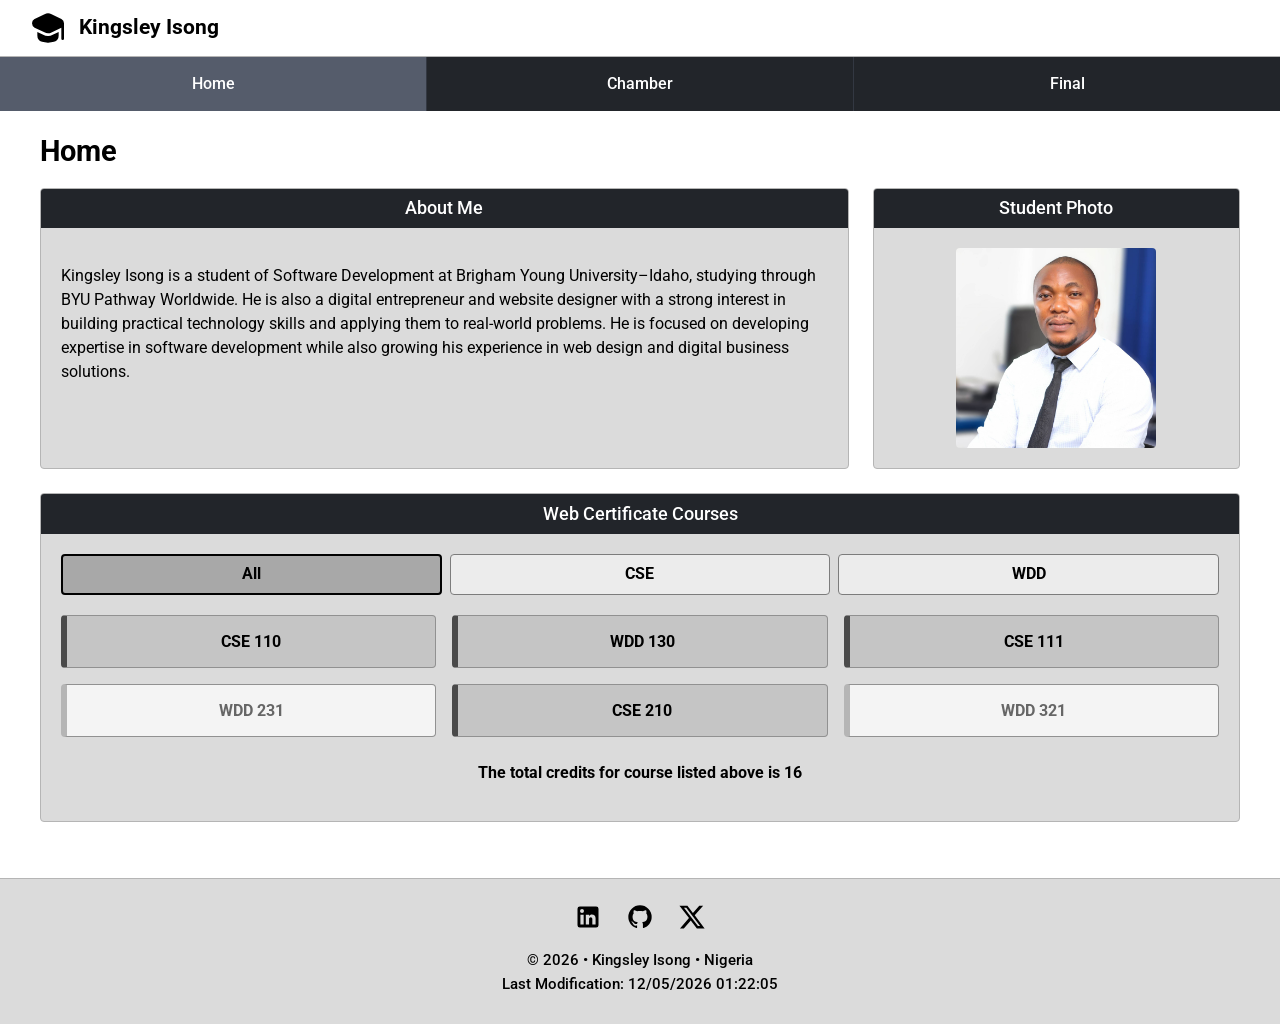
<file: index.html>
<!DOCTYPE html>
<html lang="en">
<head>
    <meta charset="UTF-8">
    <meta name="viewport" content="width=device-width, initial-scale=1.0">
    <title>WDD 231: Web Frontend Development I - Home Page</title>
    <meta name="description" content="Course homepage portal and certification project tracking board for WDD 231 - Web Frontend Development.">
    <meta name="author" content="Kingsley Isong">

    <meta property="og:title" content="Kingsley Isong's course portal for WDD231">
    <meta property="og:description" content="Explore courses and projects for the Web Frontend Development course for certification in Programming and web development.">
    <meta property="og:url" content="https://saintkedro.github.io/wdd231">
    <meta property="og:locale" content="en_US">
    <meta property="og:image" content="https://saintkedro.github.io/wdd231/chamber/images/og-share.jpg">
    <meta property="og:type" content="website">
    <meta property="og:site_name" content="Kingsley Isong - WDD231">
    
    <link rel="preconnect" href="https://fonts.googleapis.com">
    <link rel="preconnect" href="https://fonts.gstatic.com" crossorigin>
    <link href="https://fonts.googleapis.com/css2?family=Roboto:wght@400;500;700&display=swap" rel="stylesheet">
    
    <link rel="stylesheet" href="styles/normalize.css">
    <link rel="stylesheet" href="styles/small.css">
    <link rel="stylesheet" href="styles/larger.css">
    
    <script src="scripts/navigation.js" defer></script>
    <script src="scripts/date.js" defer></script>
    <script src="scripts/course.js" defer></script>
</head>
<body>
    <header>
        <img src="images/logo.svg" alt="Kingsley Isong Logo" width="1" height="1">
        <span>Kingsley Isong</span>
        <button id="nav-button" class="hamburger" aria-label="navigation menu"></button>
    </header>

    <nav id="navMenu">
        <a href="#" class="active">Home</a>
        <a href="chamber/index.html">Chamber</a>
        <a href="finalproject/index.html">Final</a>
    </nav>

    <main>
        <h1>Home</h1>
        
        <div class="layout-grid">
            <section class="card">
                <h2>About Me</h2>
                <div class="card-body">
                    <p>Kingsley Isong is a student of Software Development at Brigham Young University–Idaho, studying through BYU Pathway Worldwide. He is also a digital entrepreneur and website designer with a strong interest in building practical technology skills and applying them to real-world problems. He is focused on developing expertise in software development while also growing his experience in web design and digital business solutions.</p>
                </div>
            </section>

            <section class="card">
                <h2>Student Photo</h2>
                <div class="card-body center-content">
                    <div class="photo-placeholder">
                        <img src="images/placeholder.jpg" alt="Kingsley Isong profile snapshot" class="profile-img" width="200" height="200" loading="lazy">
                    </div>
                </div>
            </section>

            <section class="card full-width-card">
                <h2>Web Certificate Courses</h2>
                <div class="card-body">
                    <div class="filter-controls">
                        <button id="btnAll" class="filter-btn active">All</button>
                        <button id="btnCse" class="filter-btn">CSE</button>
                        <button id="btnWdd" class="filter-btn">WDD</button>
                    </div>
                    
                    <div id="courseContainer" class="course-cards-grid"></div>
                    
                    <p class="credits-text">
                        The total credits for course listed above is <span id="totalCredits">0</span>
                    </p>
                </div>
            </section>
        </div>
    </main>

    <footer>
        <div class="social-links">
            <a href="https://www.linkedin.com/in/kingsley-isong-a6b223107/" target="_blank" rel="noopener" aria-label="LinkedIn Account Profile">
                <svg viewBox="0 0 24 24" width="28" height="28" fill="currentColor"><path d="M19 3a2 2 0 0 1 2 2v14a2 2 0 0 1-2 2H5a2 2 0 0 1-2-2V5a2 2 0 0 1 2-2zm-.5 15.5v-5.3a3.26 3.26 0 0 0-3.26-3.26c-.85 0-1.84.52-2.32 1.3v-1.11h-2.79v8.37h2.79v-4.93c0-.77.62-1.4 1.39-1.4a1.4 1.4 0 0 1 1.4 1.4v4.93zM6.88 8.56a1.68 1.68 0 0 0 1.68-1.68c0-.93-.75-1.69-1.68-1.69a1.69 1.69 0 0 0-1.69 1.69c0 .93.76 1.68 1.69 1.68m1.39 9.94v-8.37H5.5v8.37z"/></svg>
            </a>
            <a href="https://github.com/saintkedro" target="_blank" rel="noopener" aria-label="GitHub Repository Link">
                <svg viewBox="0 0 24 24" width="28" height="28" fill="currentColor"><path d="M12 2A10 10 0 0 0 2 12c0 4.42 2.87 8.17 6.84 9.5.5.08.66-.23.66-.5v-1.69c-2.77.6-3.36-1.34-3.36-1.34-.46-1.16-1.11-1.47-1.11-1.47-.9-.62.07-.6.07-.6 1 .07 1.53 1.03 1.53 1.03.9 1.52 2.34 1.07 2.91.83.1-.65.35-1.09.63-1.34-2.22-.25-4.55-1.11-4.55-4.92 0-1.11.38-2 1.03-2.71-.1-.25-.45-1.29.1-2.64 0 0 .84-.27 2.75 1.02.79-.22 1.65-.33 2.5-.33.85 0 1.71.11 2.5.33 1.91-1.29 2.75-1.02 2.75-1.02.55 1.35.2 2.39.1 2.64.65.71 1.03 1.6 1.03 2.71 0 3.82-2.34 4.66-4.57 4.91.36.31.69.92.69 1.85V21c0 .27.16.59.67.5C19.14 20.16 22 16.42 22 12A10 10 0 0 0 12 2z"/></svg>
            </a>
            <a href="https://x.com/saintkedro1" target="_blank" rel="noopener" aria-label="X Network Profile">
                <svg viewBox="0 0 24 24" width="28" height="28" fill="currentColor"><path d="M18.244 2.25h3.308l-7.227 8.26 8.502 11.24H16.17l-5.214-6.817L4.99 21.75H1.68l7.73-8.835L1.254 2.25H8.08l4.713 6.231zm-1.161 17.52h1.833L7.084 4.126H5.117z"/></svg>
            </a>
        </div>
        
        <p>&copy; <span id="currentyear"></span> • Kingsley Isong • Nigeria</p>
        
        <p id="lastModified"></p>
    </footer>
</body>
</html>
</file>
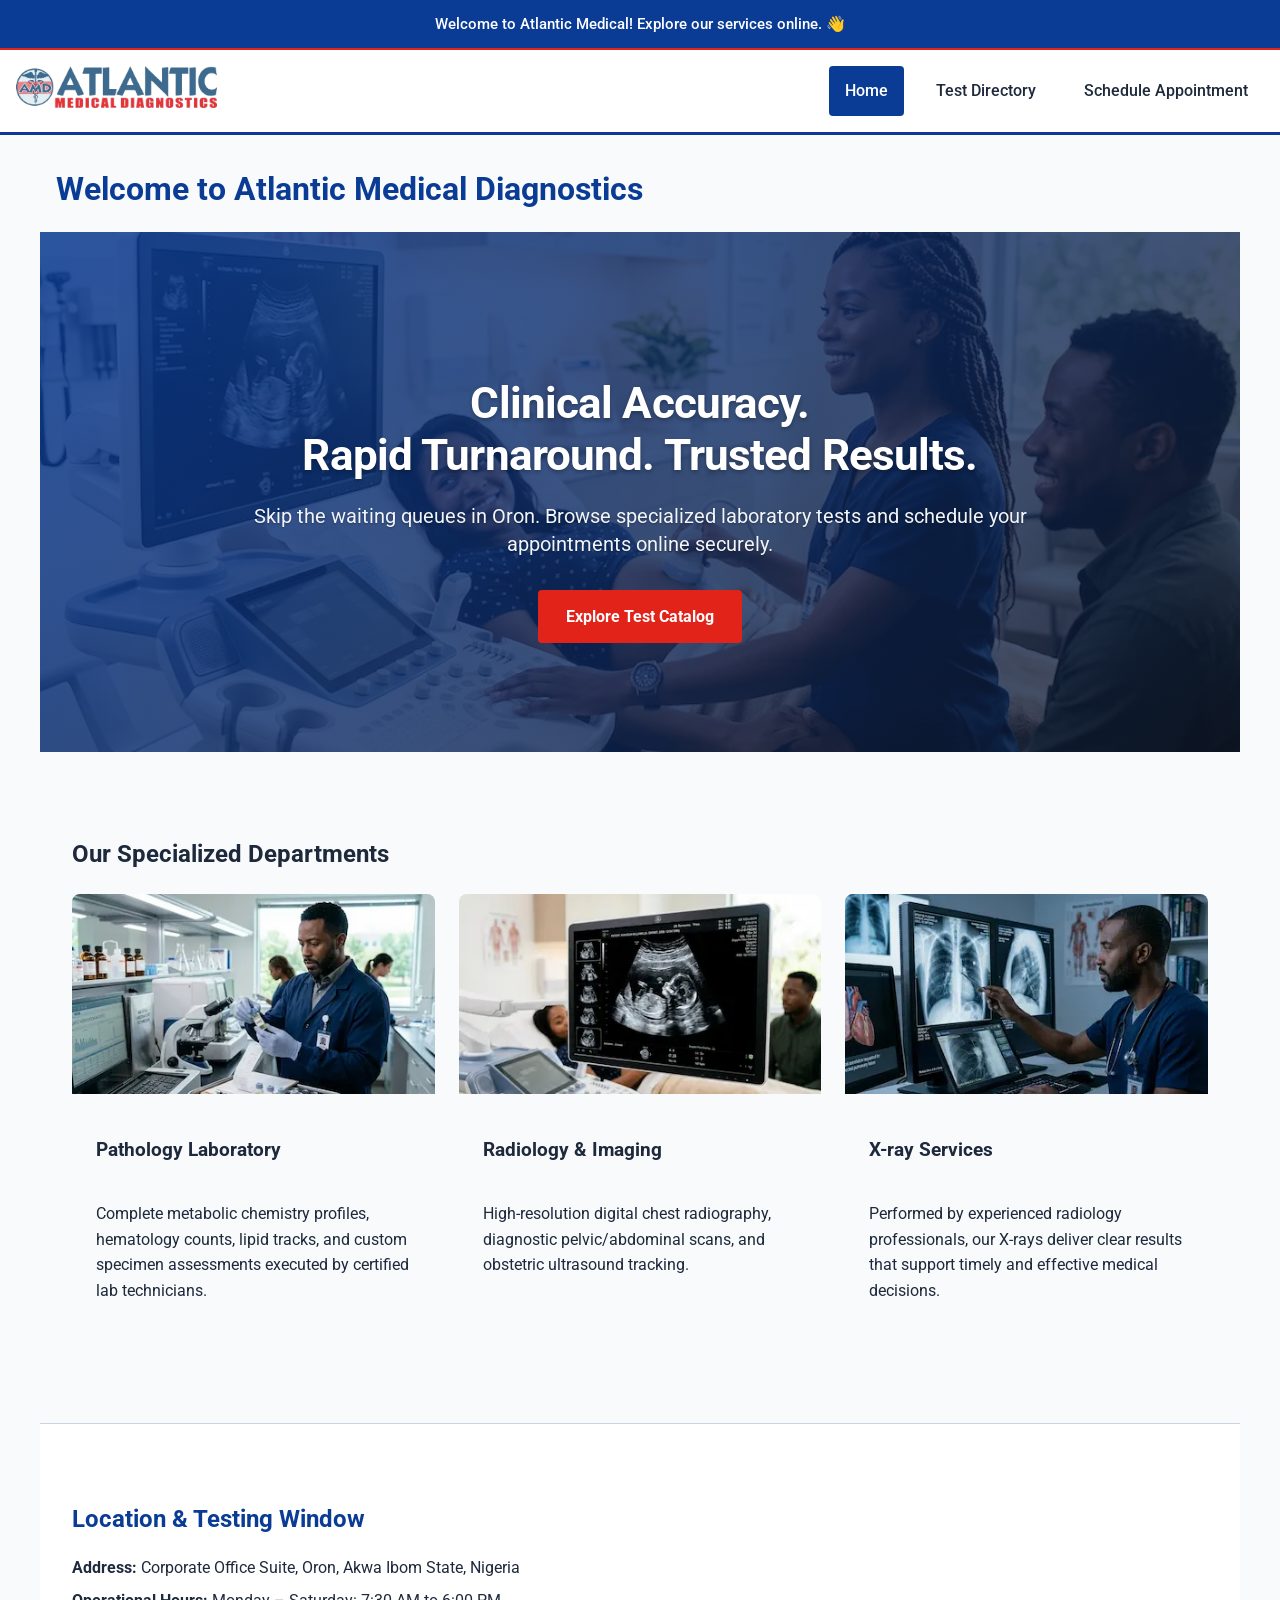
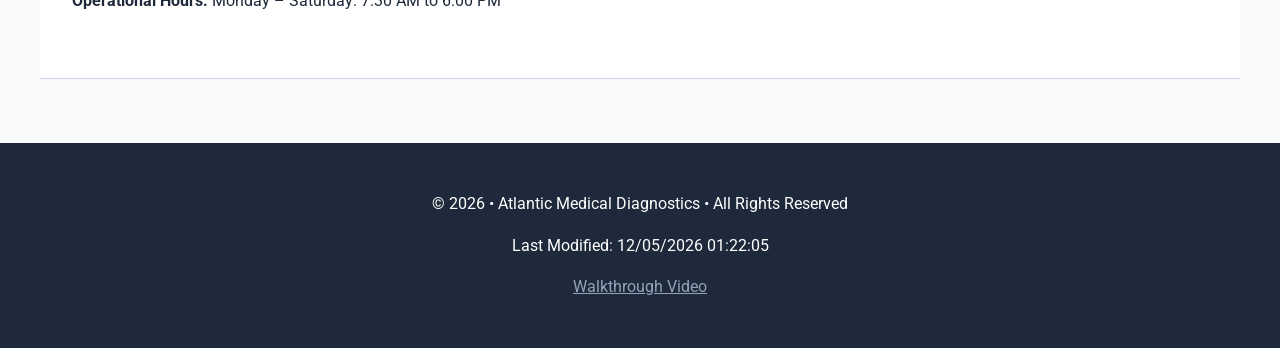
<file: finalproject/index.html>
<!DOCTYPE html>
<html lang="en">
<head>
    <meta charset="UTF-8">
    <meta name="viewport" content="width=device-width, initial-scale=1.0">
    <title>Atlantic Medical Diagnostics | Oron Medical Booking</title>
    <meta name="description" content="Book diagnostic scans, pathology checks, and medical blood laboratory operations online at Atlantic Medical Diagnostics in Oron, Akwa Ibom State.">
    <meta name="author" content="Kingsley Isong">
    
    <meta property="og:title" content="Atlantic Medical Diagnostics | Professional Testing in Oron">
    <meta property="og:type" content="website">
    <meta property="og:url" content="https://saintkedro.github.io/wdd231/finalproject/index.html">
    <meta property="og:image" content="https://saintkedro.github.io/wdd231/finalproject/images/og-home-preview.webp">
    <meta property="og:description" content="Shift physical diagnostic wait lines into an immediate online queue slot.">

    <link rel="preconnect" href="https://fonts.googleapis.com">
    <link rel="preconnect" href="https://fonts.gstatic.com" crossorigin>
    <link href="https://fonts.googleapis.com/css2?family=Roboto:wght@400;500;700&display=swap" rel="stylesheet">
    <link rel="icon" href="images/favicon.ico" type="image/x-icon">
    
    <link rel="stylesheet" href="styles/normalize.css">
    <link rel="stylesheet" href="styles/base.css">
    <link rel="stylesheet" href="styles/small.css" media="screen and (min-width: 0px)">
    <link rel="stylesheet" href="styles/medium.css" media="screen and (min-width: 768px)">
    <link rel="stylesheet" href="styles/large.css" media="screen and (min-width: 1024px)">
    
    <script src="scripts/main.js" type="module"></script>
</head>
<body>

    <div id="visitor-message-box"></div>

    <header class="main-header">
        <div class="logo-container">
            <a href="index.html">
                <img src="images/atlantic-medical-logo.webp" alt="Atlantic Medical Diagnostics Logo" class="logo">
            </a> 
        </div>
        <button id="menuToggleButton" aria-label="Toggle navigation interfaceMenu" aria-expanded="false">
            <span class="bar"></span>
            <span class="bar"></span>
            <span class="bar"></span>
        </button>
        <nav id="primaryNavigationMenu">
            <a href="index.html" class="nav-link active">Home</a>
            <a href="directory.html" class="nav-link">Test Directory</a>
            <a href="book.html" class="nav-link">Schedule Appointment</a>
        </nav>
    </header>

    <main>
        <h1>Welcome to Atlantic Medical Diagnostics</h1>
        <section class="hero-billboard">
            <img src="images/hero-diagnostics.webp" 
                 alt="Clean clinical environment showcasing professional diagnostic laboratory tracking equipment" 
                 width="1200" 
                 height="500" 
                 class="hero-media-canvas"
                 priority="high">
                 
            <div class="hero-overlay-mask"></div>
            
            <div class="hero-inner">
                <h2>Clinical Accuracy. <br>Rapid Turnaround. Trusted Results.</h2>
                <p>Skip the waiting queues in Oron. Browse specialized laboratory tests and schedule your appointments online securely.</p>
                <a href="directory.html" class="action-trigger-btn">Explore Test Catalog</a>
            </div>
        </section>

        <section class="grid-layout-block">
            <h2 class="section-title">Our Specialized Departments</h2>
            <div class="cards-matrix-container">
                
                <div class="info-segment-card">
                    <div class="card-image-wrap">
                        <img src="images/dept-pathology.webp" 
                             alt="Medical laboratory technician verifying sample fluids" 
                             width="400" 
                             height="250" 
                             loading="lazy">
                    </div>
                    <div class="card-text-content">
                        <h3>Pathology Laboratory</h3>
                        <p>Complete metabolic chemistry profiles, hematology counts, lipid tracks, and custom specimen assessments executed by certified lab technicians.</p>
                    </div>
                </div>

                <div class="info-segment-card">
                    <div class="card-image-wrap">
                        <img src="images/dept-radiology.webp" 
                             alt="High-resolution medical ultrasound screening device monitor" 
                             width="400" 
                             height="250" 
                             loading="lazy">
                    </div>
                    <div class="card-text-content">
                        <h3>Radiology & Imaging</h3>
                        <p>High-resolution digital chest radiography, diagnostic pelvic/abdominal scans, and obstetric ultrasound tracking.</p>
                    </div>
                </div>

                <div class="info-segment-card">
                    <div class="card-image-wrap">
                        <img src="images/dept-xray.webp" 
                             alt="Electrocardiogram system mapping cardiovascular heart rhythm data lines" 
                             width="400" 
                             height="250" 
                             loading="lazy">
                    </div>
                    <div class="card-text-content">
                        <h3>X-ray Services</h3>
                        <p>Performed by experienced radiology professionals, our X-rays deliver clear results that support timely and effective medical decisions.</p>
                    </div>
                </div>

            </div>
        </section>

        <section class="location-brief-panel">
            <h2>Location & Testing Window</h2>
            <p><strong>Address:</strong> Corporate Office Suite, Oron, Akwa Ibom State, Nigeria</p>
            <p><strong>Operational Hours:</strong> Monday – Saturday: 7:30 AM to 6:00 PM</p>
        </section>
    </main>

    <footer class="main-footer">
        <p>&copy; <span id="currentyear"></span> • Atlantic Medical Diagnostics • All Rights Reserved</p>
        
        <p id="lastModified"></p>
        <p><a href="https://drive.google.com/file/d/1pnyolMR9Q4ncQk1dIuLzgkYt0oiVTtRl/view?usp=sharing" class="foot-meta-link">Walkthrough Video</a></p>
    </footer>
        

</body>
</html>
</file>
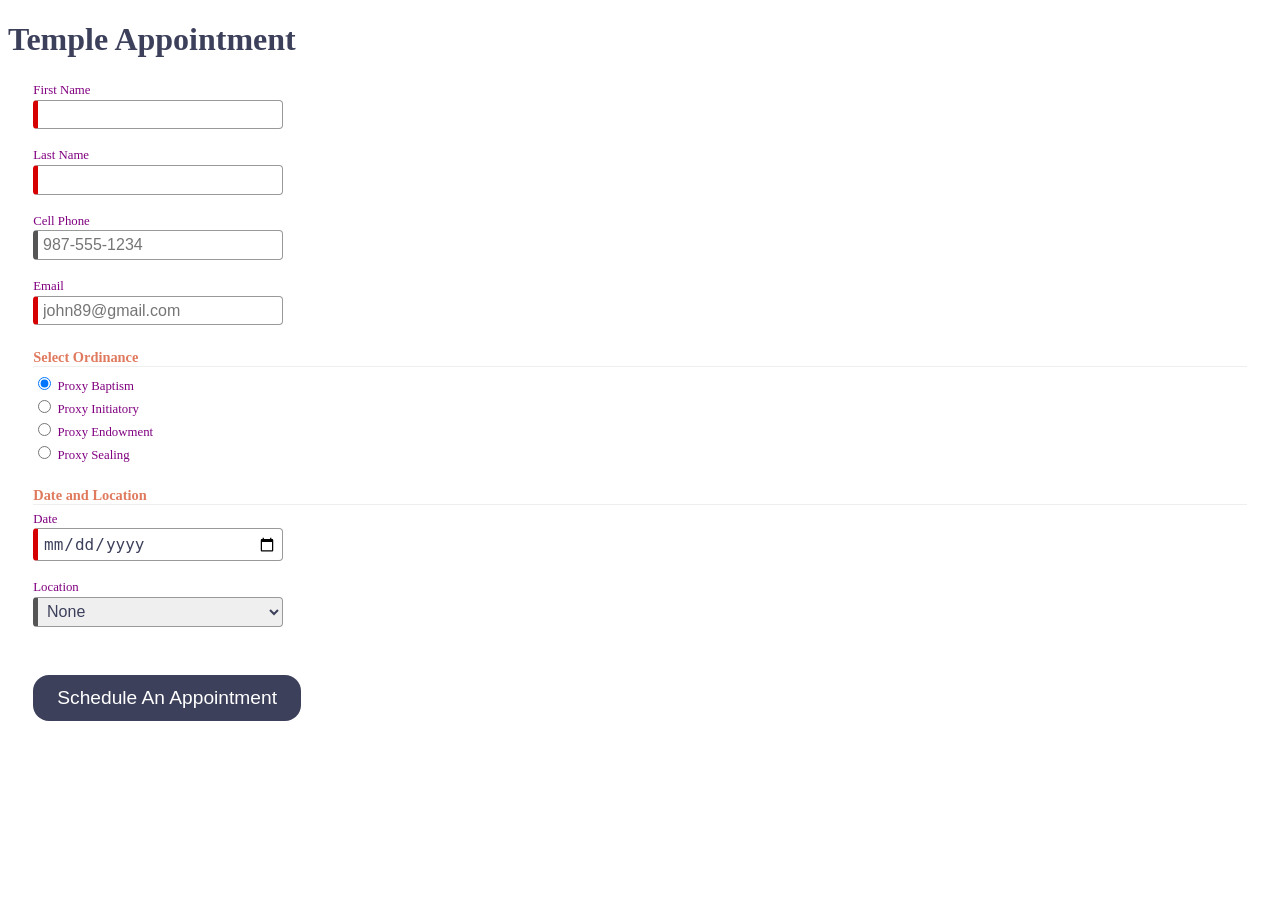
<file: week4/startHere/startHere/index.html>
<!DOCTYPE html>
<html lang="en">

<head>
  <meta charset="UTF-8">
  <meta name="viewport" content="width=device-width, initial-scale=1.0">
  <meta name="description" content="Web Lab Start File">
  <meta name="author" content="Paul Cheney">

  <link rel="stylesheet" href="styles/small.css">
  <link rel="stylesheet" href="styles/large.css">

  <title>Web Lab Start File</title>
</head>

<body>

  <main>
    <h1>Temple Appointment</h1>

    <form method="GET" action="thanks.html" class="designOne">
      <label>First Name <input type="text" name="first" required autocomplete="given-name" title="Your First Name"></label>
        <label>Last Name <input type="text" name="last" required autocomplete="family-name" title="Your Last Name"></label>
        <label>Cell Phone <input type="tel" name="phone"  autocomplete="tel" title="A Phone Number with dashes" placeholder="987-555-1234" ></label>
        <label>Email <input type="email" name="email" required placeholder="john89@gmail.com"  title="Your Email" autocomplete="email"></label>
  

        <h3>Select Ordinance</h3>
        <label><input type="radio" name="ordinance" value="Baptism" checked> Proxy Baptism</label>
        <label><input type="radio" name="ordinance" value="Initiatory"> Proxy Initiatory</label>
        <label><input type="radio" name="ordinance" value="Endowment"> Proxy Endowment</label>
        <label><input type="radio" name="ordinance" value="Sealing"> Proxy Sealing</label>

        
        <h3>Date and Location</h3>
        <label>Date <input type="date" name="date" required></label>

        <label>Location
          <select name="location" required>
            <option value="">None</option>
            <option value="Payson">Payson</option>
            <option value="Orem">Orem</option>
            <option value="Provo City Center">Provo City Center</option>
        </label>

        <input type="submit" value="Schedule An Appointment">
    </form>

    
  </main>

</body>
</html>
</file>
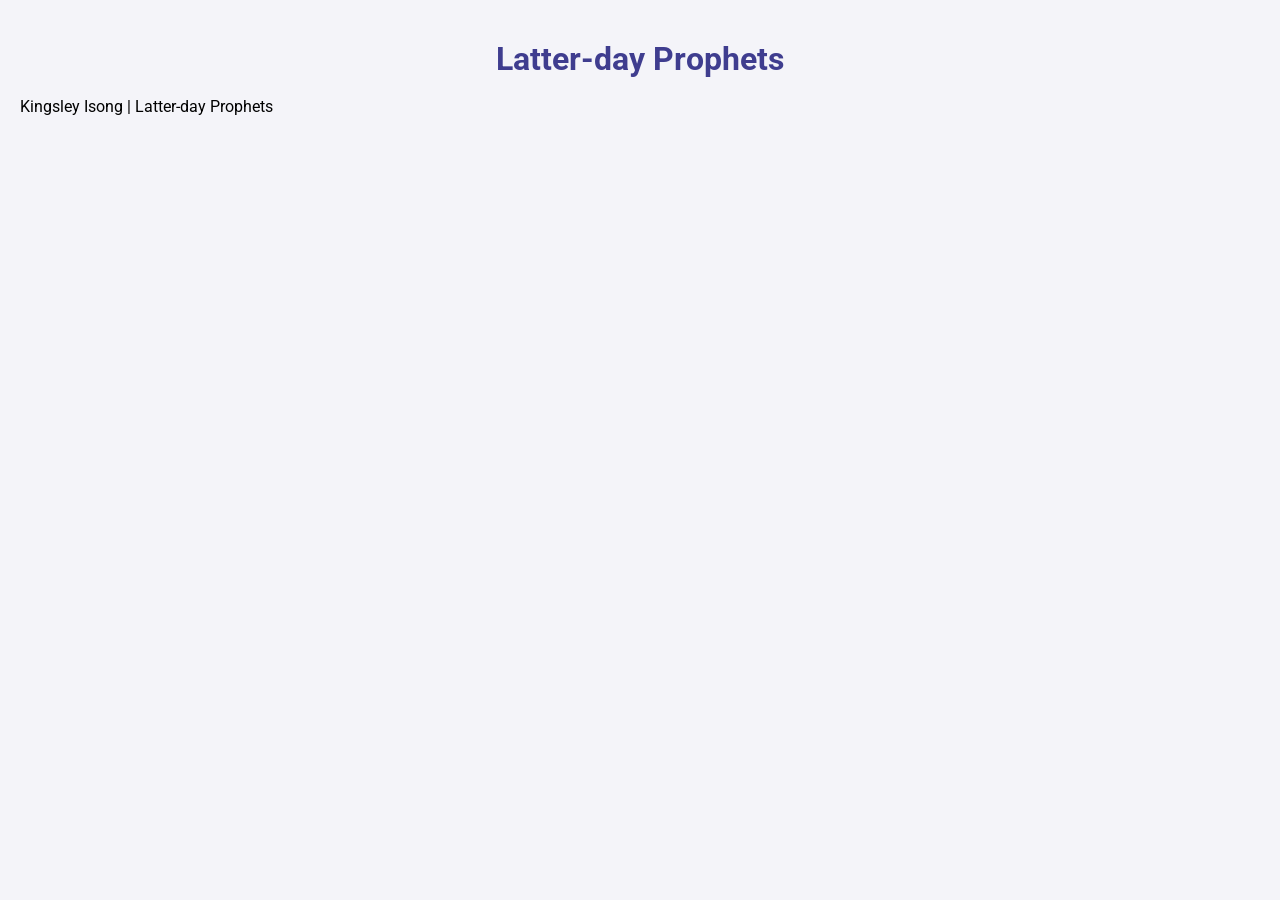
<file: prophets.html>
<!DOCTYPE html>
<html lang="en">
<head>
    <meta charset="UTF-8">
    <meta name="viewport" content="width=device-width, initial-scale=1.0">
    <title>WDD 231: Web Frontend Development I - Latter-day Prophets</title>
    <meta name="description" content="A gallery of Prophets of the Church of Jesus Christ of the Latter-day Saints.">
    <meta name="author" content="Kingsley Isong">

    <meta property="og:title" content="Latter-day Prophets">
    <meta property="og:description" content="Information about Prophets of the Church of Jesus Christ of the Latter-day Saints.">
    <meta property="og:url" content="https://saintkedro.github.io/wdd231/prophets.html">
    <meta property="og:locale" content="en_US">
    <meta property="og:image" content="https://saintkedro.github.io/wdd231/images/prophets-og-share.jpg">
    <meta property="og:type" content="website">
    <meta property="og:site_name" content="Kingsley Isong - WDD231">
    
    <link rel="preconnect" href="https://fonts.googleapis.com">
    <link rel="preconnect" href="https://fonts.gstatic.com" crossorigin>
    <link href="https://fonts.googleapis.com/css2?family=Roboto:wght@400;500;700&display=swap" rel="stylesheet">
    
    <link rel="stylesheet" href="styles/normalize.css">
    <link rel="stylesheet" href="styles/prophets.css">
    
    <script src="scripts/prophets.js" defer></script>
</head>
<body>
    <header><h1>Latter-day Prophets</h1></header>
    <main>
    <div id="cards"></div>
    </main>
    <footer>
    Kingsley Isong | Latter-day Prophets
    </footer>
</body>
</file>
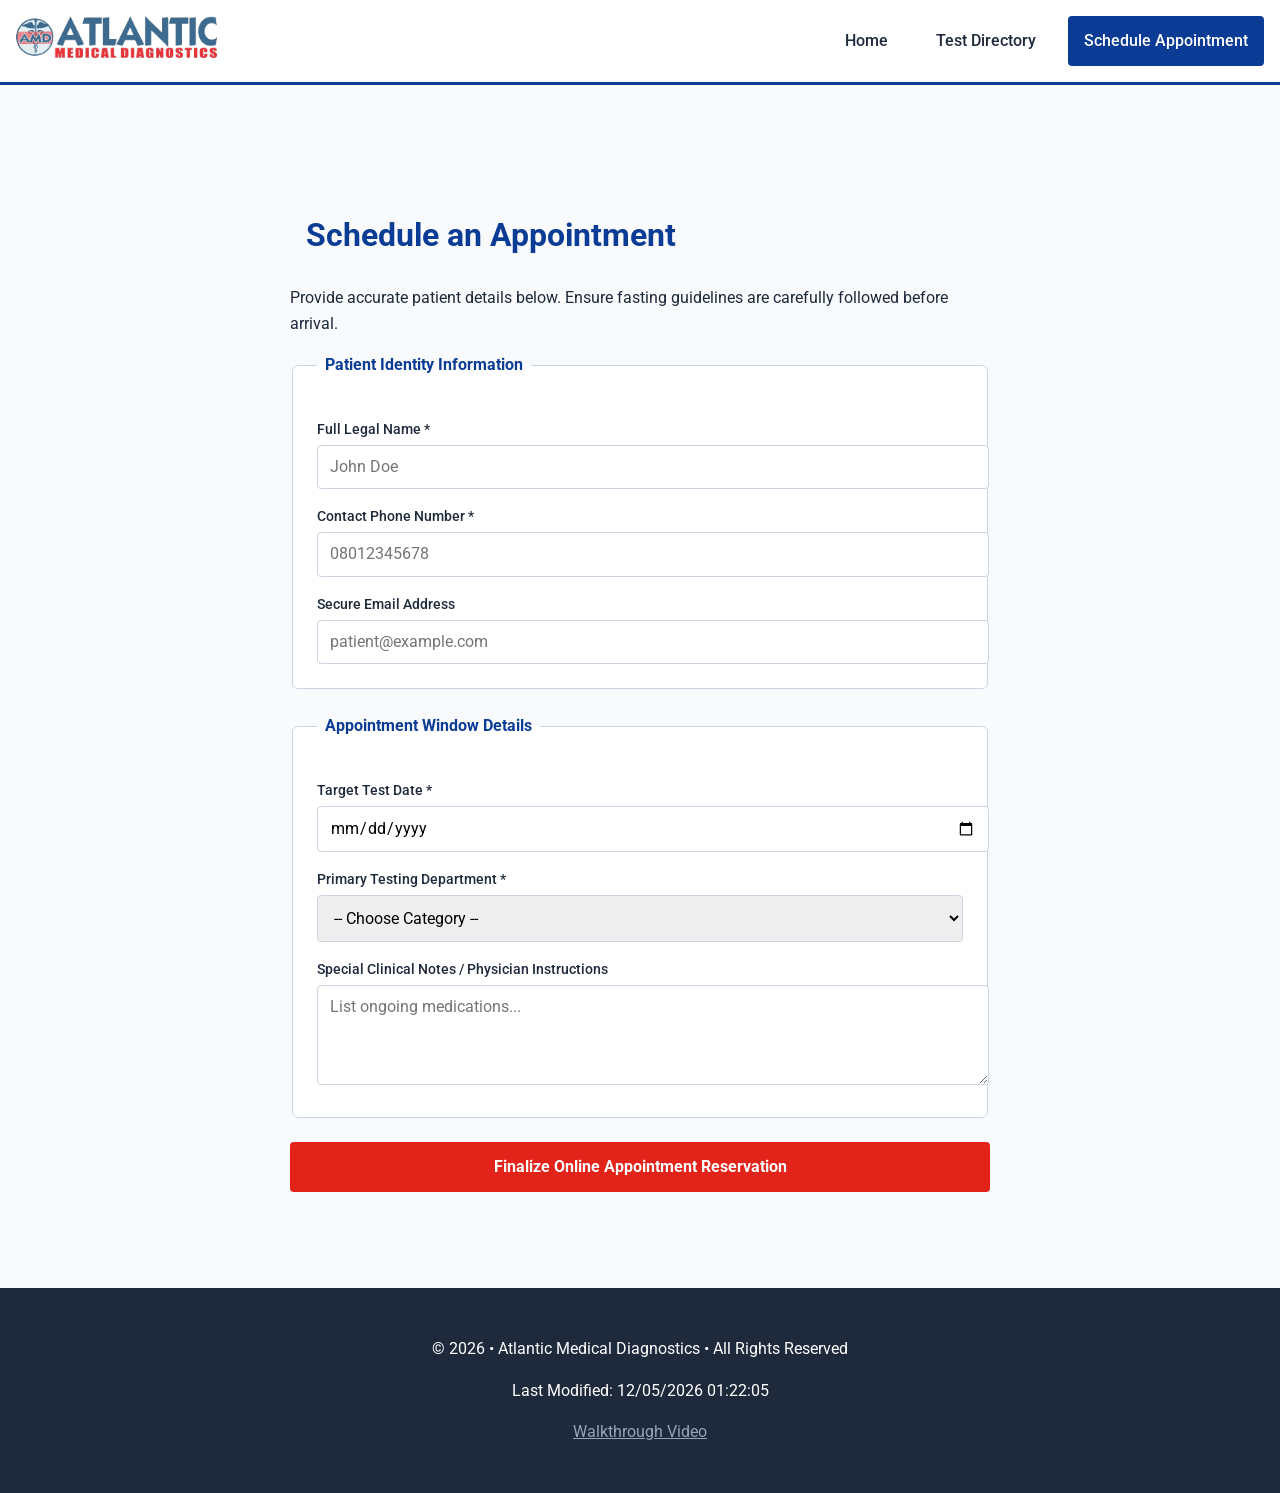
<file: finalproject/book.html>
<!DOCTYPE html>
<html lang="en">
<head>
    <meta charset="UTF-8">
    <meta name="viewport" content="width=device-width, initial-scale=1.0">
    <title>Schedule Diagnostics Appointment | Atlantic Medical</title>
    <meta name="description" content="Securely schedule your diagnostic test window at Atlantic Medical Oron. Fill out our online patient registration form.">
    <meta name="author" content="Kingsley Isong">

    <meta property="og:title" content="Secure Diagnostic Scheduling Form | Oron">
    <meta property="og:type" content="website">
    <meta property="og:url" content="https://saintkedro.github.io/wdd231/finalproject/book.html">
    <meta property="og:image" content="https://saintkedro.github.io/wdd231/finalproject/images/og-booking-preview.webp">
    <meta property="og:description" content="Skip the wait times. Securely register your details and schedule your diagnostic laboratory appointment online with Atlantic Medical.">

    <link rel="preconnect" href="https://fonts.googleapis.com">
    <link rel="preconnect" href="https://fonts.gstatic.com" crossorigin>
    <link href="https://fonts.googleapis.com/css2?family=Roboto:wght@400;500;700&display=swap" rel="stylesheet">
    <link rel="icon" href="images/favicon.ico" type="image/x-icon">
    
    <link rel="stylesheet" href="styles/normalize.css">
    <link rel="stylesheet" href="styles/base.css">
    <link rel="stylesheet" href="styles/small.css" media="screen and (min-width: 0px)">
    <link rel="stylesheet" href="styles/medium.css" media="screen and (min-width: 768px)">
    <link rel="stylesheet" href="styles/large.css" media="screen and (min-width: 1024px)">
    
    <script src="scripts/main.js" type="module"></script>
</head>
<body>

    <header class="main-header">
        <div class="logo-container">
            <a href="index.html">
                <img src="images/atlantic-medical-logo.webp" alt="Atlantic Medical Diagnostics Logo" class="logo">
            </a> 
        </div>
        <button id="menuToggleButton" aria-label="Toggle navigation interfaceMenu" aria-expanded="false">
            <span class="bar"></span>
            <span class="bar"></span>
            <span class="bar"></span>
        </button>
        <nav id="primaryNavigationMenu">
            <a href="index.html" class="nav-link">Home</a>
            <a href="directory.html" class="nav-link">Test Directory</a>
            <a href="book.html" class="nav-link active">Schedule Appointment</a>
        </nav>
    </header>

    <main class="form-layout-envelope">
        <section class="form-header-intro">
            <h1>Schedule an Appointment</h1>
            <p>Provide accurate patient details below. Ensure fasting guidelines are carefully followed before arrival.</p>
        </section>

        <form action="thanks.html" method="GET" class="medical-intake-form">
            <fieldset>
                <legend>Patient Identity Information</legend>
                
                <label for="patientName">Full Legal Name *</label>
                <input type="text" id="patientName" name="fullName" required placeholder="John Doe">

                <label for="patientPhone">Contact Phone Number *</label>
                <input type="tel" id="patientPhone" name="phoneNumber" required placeholder="08012345678">

                <label for="patientEmail">Secure Email Address</label>
                <input type="email" id="patientEmail" name="emailAddress" placeholder="patient@example.com">
            </fieldset>

            <fieldset>
                <legend>Appointment Window Details</legend>

                <label for="targetDate">Target Test Date *</label>
                <input type="date" id="targetDate" name="appointmentDate" required>

                <label for="medicalSegment">Primary Testing Department *</label>
                <select id="medicalSegment" name="department" required>
                    <option value="">-- Choose Category --</option>
                    <option value="pathology">Pathology Laboratory Lab</option>
                    <option value="radiology">Radiology Imaging Scan</option>
                    <option value="cardiology">Cardiology Check</option>
                </select>

                <label for="patientNotes">Special Clinical Notes / Physician Instructions</label>
                <textarea id="patientNotes" name="clinicalNotes" rows="4" placeholder="List ongoing medications..."></textarea>
            </fieldset>

            <button type="submit" class="submit-form-trigger">Finalize Online Appointment Reservation</button>
        </form>
    </main>
    <footer class="main-footer">
        <p>&copy; <span id="currentyear"></span> • Atlantic Medical Diagnostics • All Rights Reserved</p>
        
        <p id="lastModified"></p>
        <p><a href="https://drive.google.com/file/d/1pnyolMR9Q4ncQk1dIuLzgkYt0oiVTtRl/view?usp=sharing" class="foot-meta-link">Walkthrough Video</a></p>
    </footer>

</body>
</html>
</file>
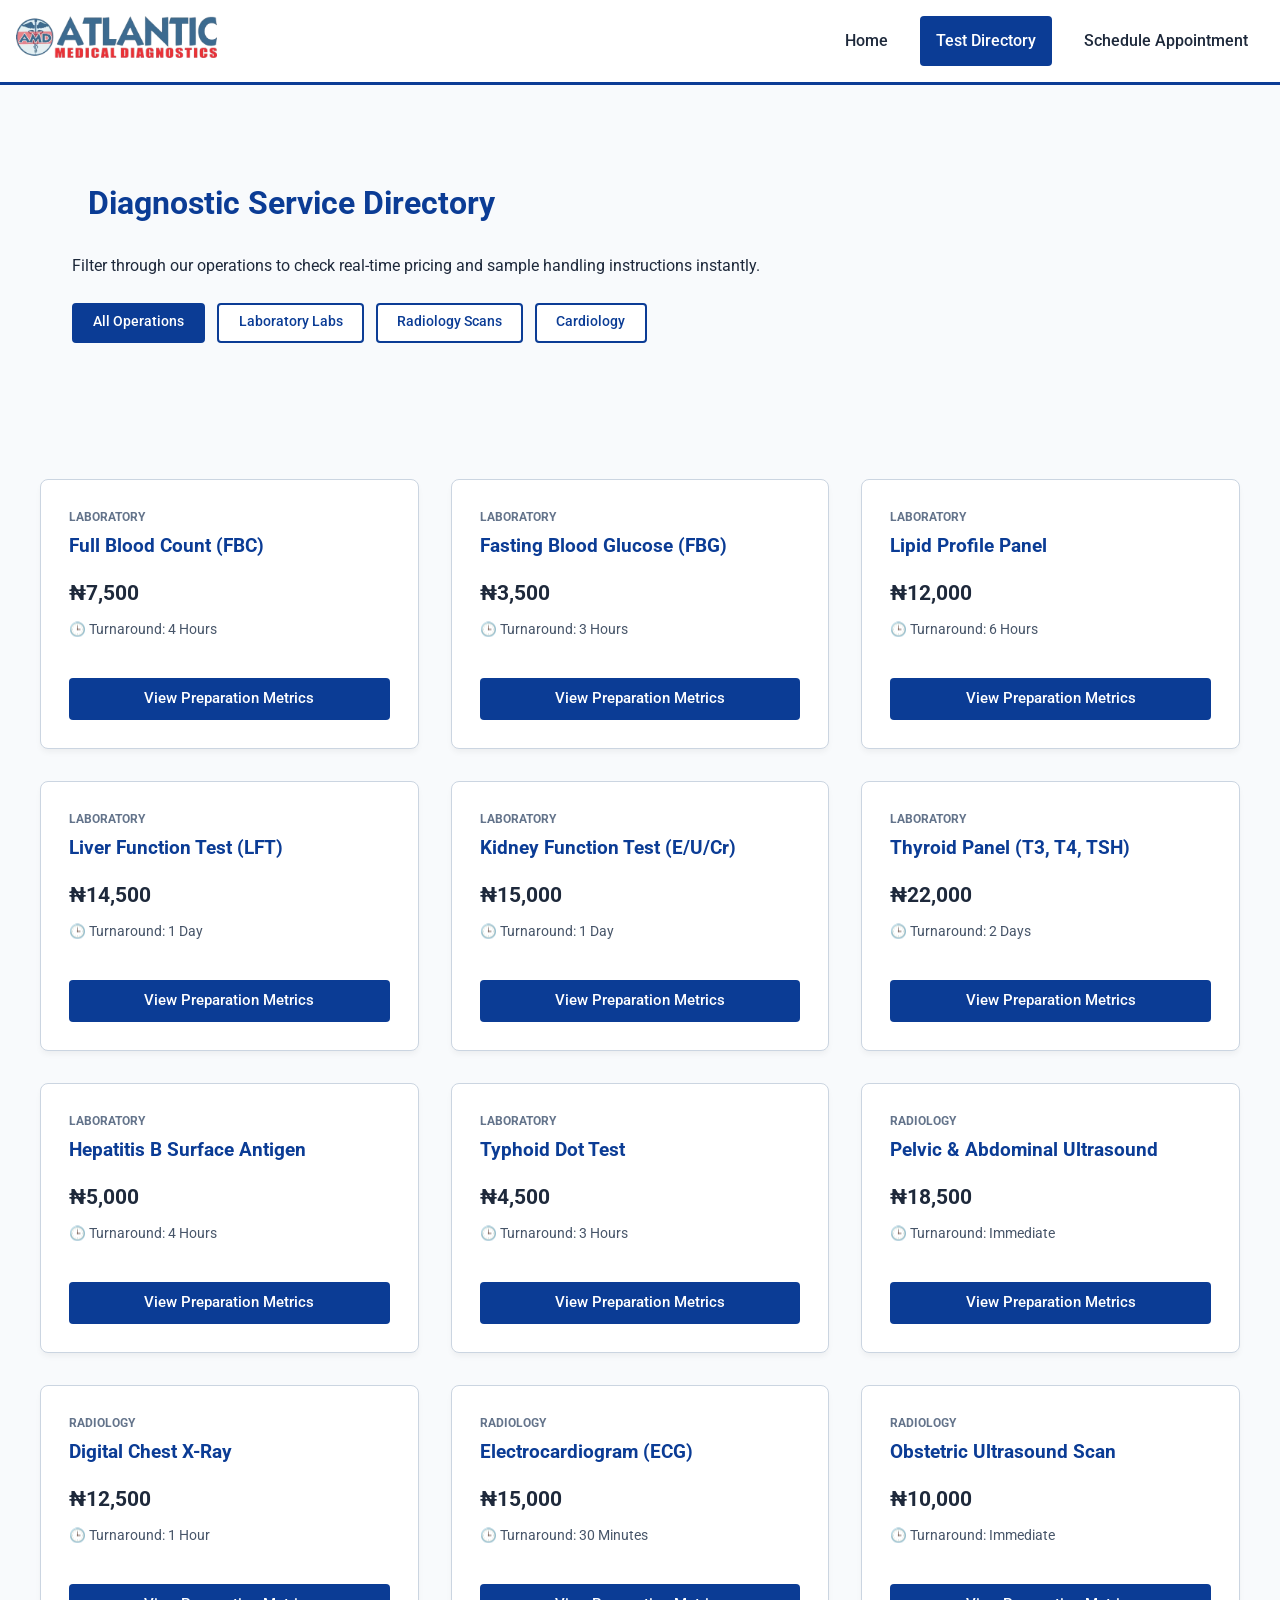
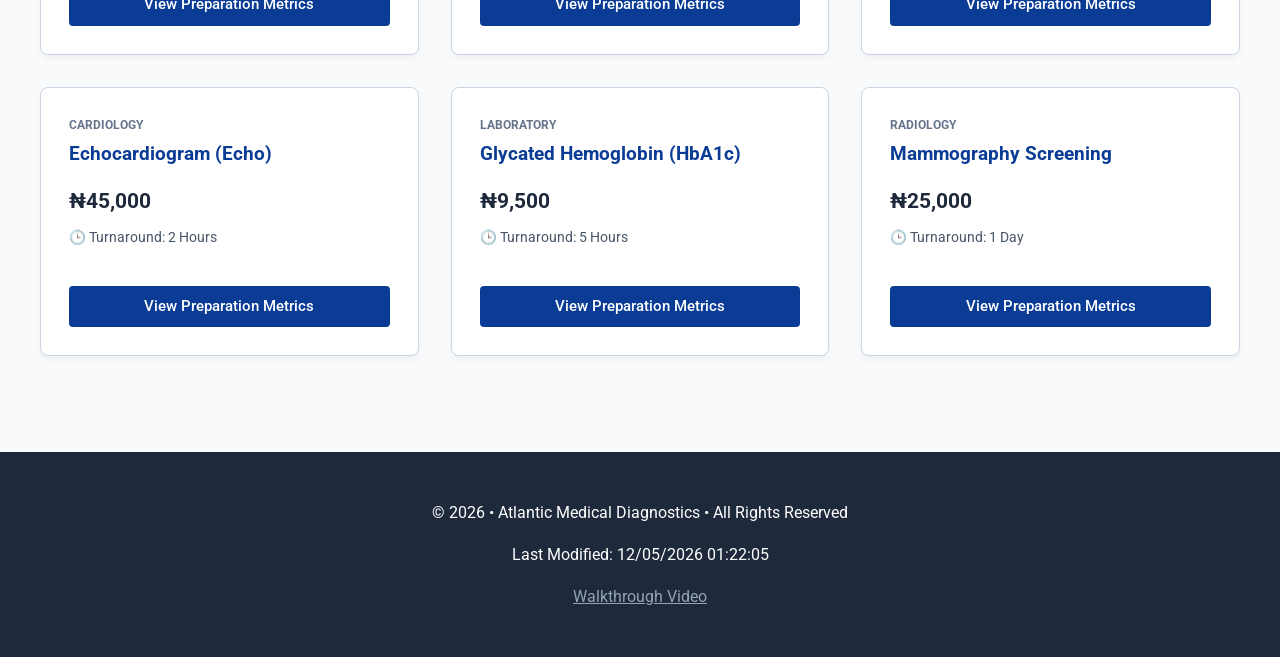
<file: finalproject/directory.html>
<!DOCTYPE html>
<html lang="en">
<head>
    <meta charset="UTF-8">
    <meta name="viewport" content="width=device-width, initial-scale=1.0">
    <title>Diagnostics Directory | Atlantic Medical</title>
    <meta name="description" content="Browse our complete list of 15+ diagnostic tests, real-time pricing grids, and patient preparation guidelines online.">
    <meta name="author" content="Kingsley Isong">

    <meta property="og:title" content="Diagnostics Directory | Test Prices & Prep Guidelines">
    <meta property="og:type" content="website">
    <meta property="og:url" content="https://saintkedro.github.io/wdd231/finalproject/directory.html">
    <meta property="og:image" content="https://saintkedro.github.io/wdd231/finalproject/images/og-directory-preview.webp">
    <meta property="og:description" content="Explore our full catalog of medical diagnostics, specialized laboratory tests, and complete patient preparation guidelines at Atlantic Medical.">

    <link rel="preconnect" href="https://fonts.googleapis.com">
    <link rel="preconnect" href="https://fonts.gstatic.com" crossorigin>
    <link href="https://fonts.googleapis.com/css2?family=Roboto:wght@400;500;700&display=swap" rel="stylesheet">
    <link rel="icon" href="images/favicon.ico" type="image/x-icon">
    
    <link rel="stylesheet" href="styles/normalize.css">
    <link rel="stylesheet" href="styles/base.css">
    <link rel="stylesheet" href="styles/small.css" media="screen and (min-width: 0px)">
    <link rel="stylesheet" href="styles/medium.css" media="screen and (min-width: 768px)">
    <link rel="stylesheet" href="styles/large.css" media="screen and (min-width: 1024px)">
    
    <script src="scripts/main.js" type="module"></script>
    <script src="scripts/directory.js" type="module"></script>
</head>
<body>

    <header class="main-header">
        <div class="logo-container">
            <a href="index.html">
                <img src="images/atlantic-medical-logo.webp" alt="Atlantic Medical Diagnostics Logo" class="logo">
            </a> 
        </div>
        <button id="menuToggleButton" aria-label="Toggle navigation interfaceMenu" aria-expanded="false">
            <span class="bar"></span>
            <span class="bar"></span>
            <span class="bar"></span>
        </button>
        <nav id="primaryNavigationMenu">
            <a href="index.html" class="nav-link">Home</a>
            <a href="directory.html" class="nav-link active">Test Directory</a>
            <a href="book.html" class="nav-link">Schedule Appointment</a>
        </nav>
    </header>

    <main>
        <section class="directory-control-deck">
            <h1>Diagnostic Service Directory</h1>
            <p>Filter through our operations to check real-time pricing and sample handling instructions instantly.</p>
            
            <div class="filter-switchers">
                <button class="filter-btn active" data-category="all">All Operations</button>
                <button class="filter-btn" data-category="laboratory">Laboratory Labs</button>
                <button class="filter-btn" data-category="radiology">Radiology Scans</button>
                <button class="filter-btn" data-category="cardiology">Cardiology</button>
            </div>
        </section>

        <section id="servicesGridContainer" class="services-cards-grid"></section>

        <dialog id="testDetailsModal" class="info-dialog-window">
            <div class="modal-content-wrapper">
                <h2 id="modalTestName">Test Details</h2>
                <div class="modal-body-fields">
                    <p><strong>Department Classification:</strong> <span id="modalTestCategory"></span></p>
                    <p><strong>Official Cost Estimate:</strong> <span id="modalTestPrice"></span></p>
                    <p><strong>Estimated Result Turnaround:</strong> <span id="modalTestTime"></span></p>
                    <p class="prep-alert-box"><strong>Fasting & Preparation Rules:</strong> <br><span id="modalTestPrep"></span></p>
                </div>
                <div class="modal-actions-track">
                    <button id="closeModalButton" class="modal-close-trigger">Close Window</button>
                    <a id="modalBookLink" href="book.html" class="modal-action-redirect">Book This Test</a>
                </div>
            </div>
        </dialog>
    </main>

    <footer class="main-footer">
        <p>&copy; <span id="currentyear"></span> • Atlantic Medical Diagnostics • All Rights Reserved</p>
        
        <p id="lastModified"></p>
        <p><a href="https://drive.google.com/file/d/1pnyolMR9Q4ncQk1dIuLzgkYt0oiVTtRl/view?usp=sharing" class="foot-meta-link">Walkthrough Video</a></p>
    </footer>

</body>
</html>
</file>
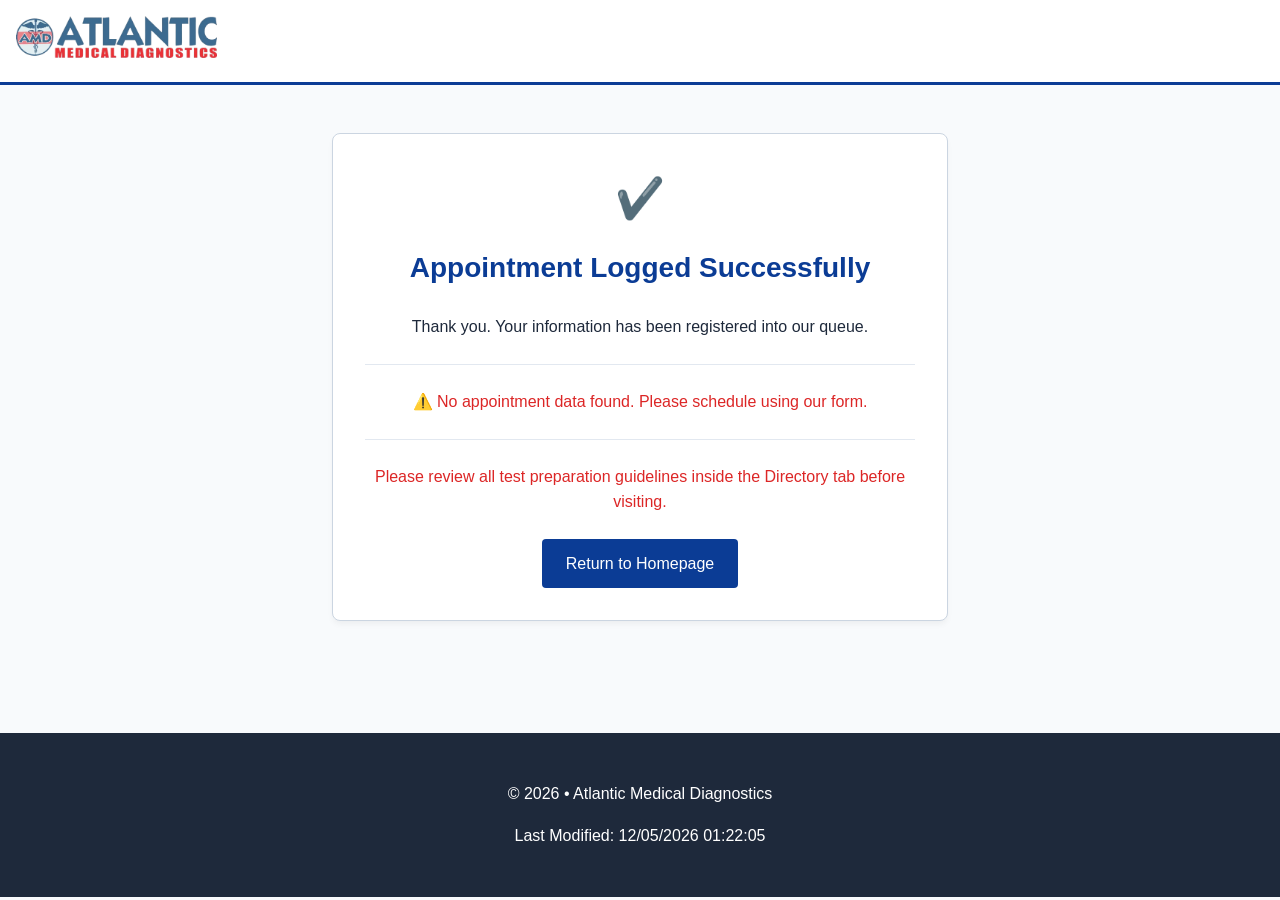
<file: finalproject/thanks.html>
<!DOCTYPE html>
<html lang="en">
<head>
    <meta charset="UTF-8">
    <meta name="viewport" content="width=device-width, initial-scale=1.0">
    <title>Reservation Confirmed | Atlantic Medical</title>
    
    <link rel="stylesheet" href="styles/normalize.css">
    <link rel="stylesheet" href="styles/base.css">
    <link rel="stylesheet" href="styles/small.css" media="screen and (min-width: 0px)">
    <link rel="stylesheet" href="styles/medium.css" media="screen and (min-width: 768px)">
    
    <script src="scripts/main.js" type="module"></script>
    <script src="scripts/thanks.js" type="module"></script>
</head>
<body>

    <header class="main-header">
        <div class="logo-container">
            <a href="index.html">
                <img src="images/atlantic-medical-logo.webp" alt="Atlantic Medical Diagnostics Logo" class="logo">
            </a> 
        </div>
    </header>

    <main class="confirmation-envelope">
        <div class="success-message-card">
            
            <div class="success-card-header">
                <span class="success-icon">✔️</span>
                <h1>Appointment Logged Successfully</h1>
                <p>Thank you. Your information has been registered into our queue.</p>
            </div>

            <hr class="section-divider">

            <div class="receipt-data-payload">
                <h3>Submitted Registration Details:</h3>
                <table class="receipt-table">
                    <tr>
                        <th>Patient Name:</th>
                        <td id="displayFullName" class="highlighted-field">Loading...</td>
                    </tr>
                    <tr>
                        <th>Phone Number:</th>
                        <td id="displayPhone">Loading...</td>
                    </tr>
                    <tr>
                        <th>Email Address:</th>
                        <td id="displayEmail">Loading...</td>
                    </tr>
                    <tr>
                        <th>Target Date:</th>
                        <td id="displayDate" class="date-field">Loading...</td>
                    </tr>
                    <tr>
                        <th>Department:</th>
                        <td id="displayDepartment" class="capitalize-field">Loading...</td>
                    </tr>
                    <tr>
                        <th class="align-top-header">Clinical Notes:</th>
                        <td id="displayNotes" class="notes-field">None provided.</td>
                    </tr>
                </table>
            </div>

            <hr class="section-divider">

            <div class="success-card-footer">
                <p class="alert-highlight-text">Please review all test preparation guidelines inside the Directory tab before visiting.</p>
                <a href="index.html" class="return-home-btn">Return to Homepage</a>
            </div>
            
        </div>
    </main>

    <footer class="main-footer">
        <p>&copy; <span id="currentyear"></span> • Atlantic Medical Diagnostics</p>
        <p id="lastModified"></p>
    </footer>

</body>
</html>
</file>
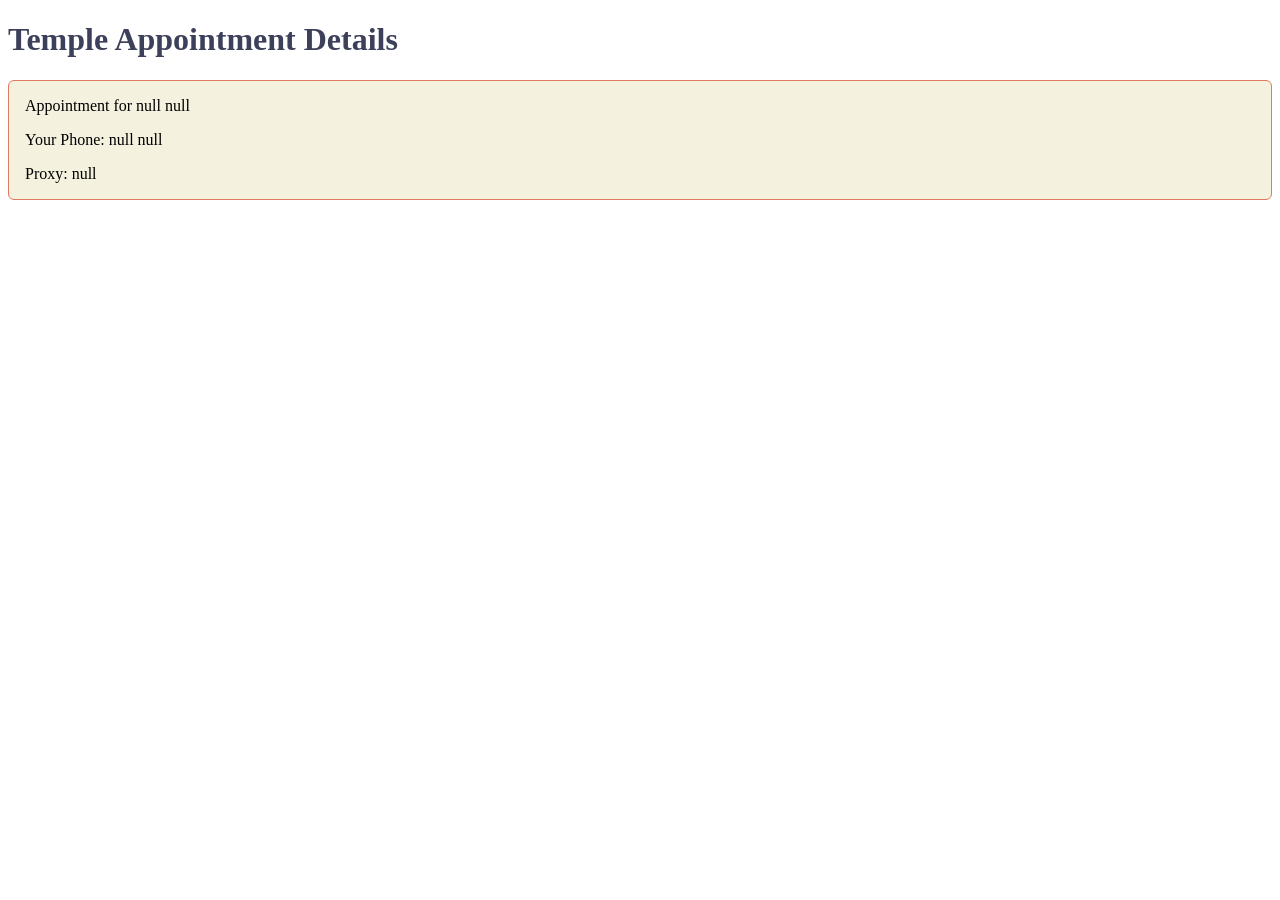
<file: week4/startHere/startHere/thanks.html>
<!DOCTYPE html>
<html lang="en">

<head>
  <meta charset="UTF-8">
  <meta name="viewport" content="width=device-width, initial-scale=1.0">
  <meta name="description" content="Web Lab Start File">
  <meta name="author" content="Paul Cheney">

  <link rel="stylesheet" href="styles/small.css">
  <link rel="stylesheet" href="styles/large.css">

  <title>Web Lab Start File</title>
</head>

<body>

  <main>
    <h1>Temple Appointment Details</h1>

    <div id="results"></div>

  </main>



  <script src="js/scripts.js"></script>
</body>
</html>
</file>
<file: styles/small.css>
:root {
    --bg-main: #ffffff;
    --bg-card-wrap: #dbdbdb;
    --bg-dark-accent: #22252a;
    --bg-card-sub: #ececec;
    --border-gray: #b5b5b5;
    
    /* Dynamic Course indicator properties */
    --course-complete: #c5c5c5;
    --course-incomplete: #f4f4f4;
    --font-color: #000000;
}

body {
    font-family: 'Roboto', sans-serif;
    color: var(--font-color);
    background-color: var(--bg-main);
    margin: 0;
    padding: 0;
}

/* 1. Header CSS Grid structure mapping exactly to W1 activity parameters */
header {
    display: grid;
    grid-template-columns: 24px auto 44px;
    align-items: center;
    gap: 15px;
    padding: 0.5rem 1rem;
    background-color: var(--bg-main);
    border-bottom: 1px solid var(--border-gray);
    position: relative;
}

header img {
    width: 24px;
    height: 24px;
    object-fit: contain;
}

header span {
    font-size: 1.3rem;
    font-weight: bold;
    color: var(--font-color);
}

/* Hamburger Touch Target Standard Rule (44px x 44px Anchor Boundary Box) */
#nav-button {
    width: 44px;
    height: 44px;
    background: #eaeaea;
    border: 1px solid #7c7c7c;
    border-radius: 4px;
    cursor: pointer;
    display: flex;
    align-items: center;
    justify-content: center;
    padding: 0;
}

/* Pseudo-element Entity Render Engine block mapping to instructions */
.hamburger::before {
    content: "\2630";
    font-size: 1.4rem;
    font-weight: bold;
}

.hamburger.show::before {
    content: "\00D7";
    font-size: 1.4rem;
    font-weight: bold;
}

/* 2. Mobile vertical navigation panel dropdown overlay container styles */
nav {
    display: none;
    background-color: var(--bg-dark-accent);
    flex-direction: column;
}

nav.open {
    display: flex;
}

nav a {
    color: #ffffff;
    text-decoration: none;
    padding: 1rem;
    font-weight: 500;
    text-align: center;
    border-bottom: 1px solid #333842;
    transition: background 0.15s ease;
}

nav a:hover {
    background-color: #3e4450;
}

nav a.active {
    background-color: #555c6b;
}

/* 3. Base Main Section layouts */
main {
    padding: 1rem;
    max-width: 1200px;
    margin: 0 auto;
}

h1 {
    font-size: 1.8rem;
    margin: 0.5rem 0 1.25rem 0;
}

.layout-grid {
    display: flex;
    flex-direction: column;
    gap: 1.25rem;
}

.card {
    background-color: var(--bg-card-wrap);
    border: 1px solid var(--border-gray);
    border-radius: 4px;
    overflow: hidden;
}

.card h2 {
    background-color: var(--bg-dark-accent);
    color: #ffffff;
    margin: 0;
    padding: 0.6rem;
    font-size: 1.1rem;
    text-align: center;
    font-weight: 500;
}

.card-body {
    padding: 1.25rem;
    line-height: 1.5;
}

.center-content {
    display: flex;
    justify-content: center;
    align-items: center;
}

.photo-placeholder {
    width: 200px;
    height: 200px;
    background-color: #a8a8a8;
    border-radius: 4px;
    overflow: hidden;
}

.profile-img {
    width: 100%;
    height: 100%;
    object-fit: cover;
}

/* 4. Filter Component Layout Elements styles */
.filter-controls {
    display: grid;
    grid-template-columns: repeat(3, 1fr);
    gap: 0.5rem;
    margin-bottom: 1.25rem;
}

.filter-btn {
    padding: 0.6rem;
    background-color: var(--bg-card-sub);
    border: 1px solid #7c7c7c;
    border-radius: 4px;
    font-weight: bold;
    cursor: pointer;
    transition: background 0.2s ease;
}

.filter-btn:hover {
    background-color: #d8d8d8;
}

.filter-btn.active {
    background-color: #a8a8a8;
    border: 2px solid #000000;
}

/* 5. Dynamic Card Loops Layout Elements styles */
.course-cards-grid {
    display: flex;
    flex-direction: column;
    gap: 0.6rem;
}

.course-item {
    padding: 0.85rem;
    border: 1px solid #919191;
    border-radius: 4px;
    text-align: center;
    font-weight: bold;
}

.course-item.completed {
    background-color: var(--course-complete);
    color: var(--font-color);
    border-left: 6px solid #4a4a4a;
}

.course-item.incomplete {
    background-color: var(--course-incomplete);
    color: #666666;
    border-left: 6px solid #b5b5b5;
}

.credits-text {
    text-align: center;
    font-weight: bold;
    margin-top: 1.5rem;
}

/* 6. Footer Content Grid Styles */
footer {
    background-color: var(--bg-card-wrap);
    border-top: 1px solid var(--border-gray);
    text-align: center;
    padding: 1.5rem 1rem;
    margin-top: 2.5rem;
}

.social-links {
    display: flex;
    justify-content: center;
    gap: 1.5rem;
    margin-bottom: 1rem;
}

.social-links a {
    color: var(--font-color);
    text-decoration: none;
    transition: transform 0.15s ease;
}

.social-links a:hover {
    transform: scale(1.15);
}

footer p {
    margin: 0.4rem 0;
    font-size: 0.95rem;
    font-weight: 500;
}
</file>
<file: styles/larger.css>
@media (min-width: 768px) {
    /* Large-screen horizontal navigation layout conversion using CSS Flex */
    header {
        grid-template-columns: 32px auto;
        padding: 0.75rem 2rem;
    }

    header img {
        width: 32px;
        height: 32px;
    }

    #nav-button {
        display: none; /* Hide toggle button completely on broad views */
    }

    nav {
        display: flex !important;
        flex-direction: row;
        background-color: var(--bg-dark-accent);
    }

    nav a {
        flex: 1;
        text-align: center;
        border-bottom: none;
        border-right: 1px solid #333842;
        padding: 1.1rem;
    }

    nav a:last-child {
        border-right: none;
    }

    /* Asymmetric multi-column structural grid matching home wireframes */
    .layout-grid {
        display: grid;
        grid-template-columns: 2.2fr 1fr;
        gap: 1.5rem;
    }

    .full-width-card {
        grid-column: span 2;
    }

    /* Flex system display matrix converting course cards list into blocks rows */
    .course-cards-grid {
        display: grid;
        grid-template-columns: repeat(3, 1fr);
        gap: 1rem;
    }
}
</file>
<file: finalproject/styles/base.css>
:root {
    --primary-blue: #0b3c95;      /* High Contrast Brand Anchor */
    --accent-red: #e2231a;        /* CTA Highlights */
    --dark-neutral: #1e293b;      /* Accessible Text Body Contrast */
    --light-surface: #f8fafc;     /* Clean Framework Base */
    --white-card: #ffffff;        /* Surface Blocks grounding */
    --border-gray: #cbd5e1;       /* UI Outlines */
}


body {
    font-family: 'Roboto', sans-serif;
    background-color: var(--light-surface);
    color: var(--dark-neutral);
    line-height: 1.6;
}

.logo {
    height: 42px;
    width: auto;
}

.visitor-alert-banner {
    background-color: var(--primary-blue);
    color: #ffffff;
    text-align: center;
    padding: 0.75rem 1rem;
    font-size: 0.95rem;
    font-weight: 500;
    border-bottom: 2px solid var(--accent-red);
}

.nav-link {
    padding: 0.75rem 1rem;
    text-decoration: none;
    color: var(--dark-neutral);
    font-weight: 500;
    border-radius: 4px;
    display: block;
}

.nav-link.active, .nav-link:hover {
    background-color: var(--primary-blue);
    color: #ffffff;
}

.logo-container h1 {
    font-size: 1.5rem;
    margin: 0;
    color: var(--primary-blue, #0b3c95);
}
main h1 {
    font-size: 2rem;
    color: var(--primary-blue, #0b3c95);
    margin-bottom: 0.5rem;
}

.hero-billboard {
    position: relative;
    width: 100%;
    overflow: hidden;
    background-color: #0f172a;
    display: grid;
    align-items: center;
    justify-content: center;
}

.hero-media-canvas {
    position: absolute;
    top: 0;
    left: 0;
    width: 100%;
    height: 100%;
    object-fit: cover; 
    object-position: center;
    z-index: 1;
}

.hero-overlay-mask {
    position: absolute;
    top: 0;
    left: 0;
    width: 100%;
    height: 100%;
    background: linear-gradient(135deg, rgba(11, 60, 149, 0.85) 0%, rgba(15, 23, 42, 0.75) 100%);
    z-index: 2;
}

.hero-inner {
    position: relative;
    z-index: 3;
    text-align: center;
    color: #ffffff;
    padding: 0 1.5rem;
    max-width: 800px;
    margin: 0 auto;
}

.hero-inner h2 {
    font-weight: 700;
    line-height: 1.2;
    margin-bottom: 1rem;
    text-shadow: 0 2px 4px rgba(0, 0, 0, 0.3);
}

.hero-inner p {
    font-size: 1.1rem;
    margin-bottom: 2rem;
    color: #f1f5f9;
    text-shadow: 0 1px 2px rgba(0, 0, 0, 0.3);
}
.action-trigger-btn {
    background-color: var(--accent-red);
    color: #ffffff;
    padding: 0.85rem 1.75rem;
    text-decoration: none;
    font-weight: 700;
    border-radius: 4px;
    display: inline-block;
}

.card-image-wrap {
    width: 100%;
    overflow: hidden;
    background-color: #e2e8f0; 
}

.card-image-wrap img {
    width: 100%;
    height: auto; 
    display: block;
    object-fit: cover; 
    transition: transform 0.3s ease;
}

.info-segment-card:hover .card-image-wrap img {
    transform: scale(1.03); /* Subtle dynamic hover depth feedback effect */
}

.service-item-card {
    background-color: var(--white-card);
    border: 1px solid var(--border-gray);
    border-radius: 8px;
    padding: 1.75rem;
    box-shadow: 0 4px 6px -1px rgba(0, 0, 0, 0.05);
    display: flex;
    flex-direction: column;
}

.service-item-card > div:first-child {
    flex: 1;
    display: flex;
    flex-direction: column;
}

.service-item-card h3 {
    color: var(--primary-blue);
    font-size: 1.2rem;
    margin: 0.25rem 0 0.5rem 0;
}

.service-price {
    font-size: 1.3rem;
    font-weight: 700;
    color: var(--dark-neutral);
    margin: 0.5rem 0;
}

.card-view-details-btn {
    background-color: var(--primary-blue);
    color: #ffffff;
    border: none;
    padding: 0.75rem 1.25rem;
    font-family: inherit;
    font-size: 0.95rem;
    font-weight: 500;
    border-radius: 4px;
    cursor: pointer;
    width: 100%;
    margin-top: 1.5rem;
    transition: background-color 0.2s ease;
}

.card-view-details-btn:hover {
    background-color: #082d70;
}

.filter-switchers {
    display: flex;
    flex-wrap: wrap;
    gap: 0.75rem;
    margin: 1.5rem 0 2.5rem 0;
}

.filter-btn {
    background-color: var(--white-card);
    color: var(--primary-blue);
    border: 2px solid var(--primary-blue);
    padding: 0.6rem 1.2rem;
    font-family: inherit;
    font-size: 0.9rem;
    font-weight: 500;
    border-radius: 4px;
    cursor: pointer;
    transition: all 0.2s ease;
}

.filter-btn.active, .filter-btn:hover {
    background-color: var(--primary-blue);
    color: #ffffff;
}

/* Form Styles */
.medical-intake-form fieldset {
    border: 1px solid var(--border-gray);
    padding: 1.5rem;
    margin-bottom: 1.5rem;
    border-radius: 6px;
    background: var(--white-card);
}

.medical-intake-form legend {
    font-weight: 700;
    padding: 0 0.5rem;
    color: var(--primary-blue);
}

.medical-intake-form label {
    display: block;
    margin-top: 1rem;
    font-weight: 500;
    font-size: 0.9rem;
}

.medical-intake-form input, 
.medical-intake-form select, 
.medical-intake-form textarea {
    width: 100%;
    padding: 0.75rem;
    margin-top: 0.25rem;
    border: 1px solid var(--border-gray);
    border-radius: 4px;
    font-family: inherit;
}

.submit-form-trigger {
    width: 100%;
    background-color: var(--accent-red);
    color: #ffffff;
    border: none;
    padding: 1rem;
    font-size: 1rem;
    font-weight: 700;
    cursor: pointer;
    border-radius: 4px;
}

/* Dialog Frame Settings */
.info-dialog-window {
    border: none;
    border-radius: 8px;
    padding: 2rem;
    max-width: 500px;
    width: 90%;
    margin: auto;
    box-shadow: 0 20px 25px -5px rgba(0, 0, 0, 0.15);
}

.info-dialog-window::backdrop {
    background-color: rgba(15, 23, 42, 0.6);
}

.prep-alert-box {
    background: #fff1f2;
    padding: 1rem;
    border-left: 4px solid var(--accent-red);
    margin-top: 1rem;
    border-radius: 4px;
}

.modal-actions-track {
    display: flex;
    justify-content: flex-end;
    gap: 1rem;
    margin-top: 1.5rem;
}

.modal-close-trigger {
    background: #e2e8f0;
    border: none;
    padding: 0.6rem 1.2rem;
    cursor: pointer;
    border-radius: 4px;
    font-weight: 500;
}

.modal-action-redirect {
    background: var(--accent-red);
    color: #ffffff;
    text-decoration: none;
    padding: 0.6rem 1.2rem;
    border-radius: 4px;
    font-weight: 500;
}

.location-brief-panel {
    background-color: var(--white-card);
    border-top: 1px solid var(--border-gray);
    border-bottom: 1px solid var(--border-gray);
}

.location-brief-panel h2 {
    color: var(--primary-blue);
    margin-bottom: 1rem;
}

.location-brief-panel p {
    margin: 0.5rem 0;
}

/* ========================================================================
   THANKS PAGE STYLES
   ======================================================================== */
.confirmation-envelope {
    padding: 2rem 1rem;
    display: flex;
    justify-content: center;
}

.success-message-card {
    background-color: #ffffff;
    border: 1px solid #cbd5e1;
    padding: 2rem;
    border-radius: 8px;
    width: 100%;
    max-width: 550px;
    box-shadow: 0 4px 6px -1px rgba(0, 0, 0, 0.05);
}

.success-card-header {
    text-align: center;
}

.success-card-header h1 {
    font-size: 1.75rem;
    margin: 0.5rem 0;
}

.success-icon {
    font-size: 2.5rem;
    color: #22c55e;
}

.section-divider {
    border: 0;
    border-top: 1px solid #e2e8f0;
    margin: 1.5rem 0;
}

.receipt-table {
    width: 100%;
    border-collapse: collapse;
}

.receipt-table tr {
    border-bottom: 1px solid #f1f5f9;
}

.receipt-table th, 
.receipt-table td {
    padding: 0.65rem 0;
    text-align: left;
    font-size: 0.95rem;
}

.receipt-table th {
    color: #64748b;
    width: 35%;
    font-weight: 500;
}

.receipt-table .highlighted-field,
.receipt-table .date-field {
    font-weight: 700;
}

.receipt-table .capitalize-field {
    text-transform: capitalize;
}

.success-card-footer {
    text-align: center;
}

.alert-highlight-text {
    color: #dc2626;
    font-weight: 500;
    margin-bottom: 1.5rem;
}

.return-home-btn {
    display: inline-block;
    background-color: #0b3c95;
    color: #ffffff;
    text-decoration: none;
    padding: 0.75rem 1.5rem;
    border-radius: 4px;
}

.error-payload-message {
    color: #dc2626;
    text-align: center;
    font-weight: 500;
}

.main-footer {
    background-color: var(--dark-neutral);
    color: #ffffff;
    text-align: center;
    padding: 2rem 1rem;
    margin-top: 4rem;
}

.foot-meta-link { color: #94a3b8; }
</file>
<file: finalproject/styles/small.css>
@media screen and (max-width: 767px) {
    body {
        font-size: 14px;
    }
    .success-message-card {
        padding: 1.5rem;
    }
    .receipt-table th {
        width: 40%;
    }
}

.main-header {
    background-color: var(--white-card);
    border-bottom: 3px solid var(--primary-blue);
    padding: 1rem;
    display: flex;
    flex-wrap: wrap;
    justify-content: space-between;
    align-items: center;
}

#menuToggleButton {
    background: transparent;
    border: none;
    cursor: pointer;
    display: flex;
    flex-direction: column;
    gap: 5px;
    padding: 0.5rem;
}

#menuToggleButton .bar {
    width: 25px;
    height: 3px;
    background-color: var(--primary-blue);
}

#primaryNavigationMenu {
    display: none;
    width: 100%;
    flex-direction: column;
    gap: 0.5rem;
    margin-top: 1rem;
}

#primaryNavigationMenu.open {
    display: flex;
}

.grid-layout-block, .directory-control-deck, .form-layout-envelope {
    padding: 2rem 1rem;
}

main h1 {
        padding: 0.5rem 1rem;
}
.hero-billboard {
    height: 420px; 
    width: 100%;
}

.hero-inner h2 {
    font-size: 1.75rem;
}

.hero-inner p {
    font-size: 0.95rem;
    line-height: 1.4;
}
.cards-matrix-container {
    display: flex;
    flex-direction: column;
    gap: 1.25rem;
}

.info-segment-card {
    display: flex;
    flex-direction: column; /* Direct vertical alignment */
    border-radius: 8px;
    overflow: hidden;
}

.card-image-wrap {
    height: 180px; /* Conserves vertical screen space on mobile layouts */
}

.card-text-content {
    padding: 1.25rem;
}

.services-cards-grid {
    display: grid;
    grid-template-columns: 1fr;
    gap: 1.25rem;
    padding: 1rem;
}

.info-segment-card {
    margin-bottom: 1rem;
}

.location-brief-panel {
    padding: 2.5rem 1rem;
}
</file>
<file: finalproject/styles/medium.css>
/* Tablet Rules */
@media screen and (min-width: 768px) {
    body {
        font-size: 16px;
    }
    .confirmation-envelope {
        padding: 3rem 2rem;
    }
}

#menuToggleButton {
    display: none;
}

#primaryNavigationMenu {
    display: flex;
    flex-direction: row;
    width: auto;
    margin-top: 0;
    gap: 1rem;
}

.info-segment-card {
    display: flex;
    flex-direction: column;
    height: 100%; 
}

.card-image-wrap {
    height: 200px; 
}

.card-text-content {
    padding: 1.5rem;
    display: flex;
    flex-direction: column;
    flex: 1;
}

.cards-matrix-container {
    display: grid;
    grid-template-columns: repeat(3, 1fr);
    gap: 1.5rem;
}

.services-cards-grid {
    display: grid;
    grid-template-columns: repeat(2, 1fr);
    gap: 1.5rem;
    padding: 1.5rem;
}

.location-brief-panel {
    max-width: 1200px;
    margin: 0 auto;
    padding: 3.5rem 2rem;
}
</file>
<file: finalproject/styles/large.css>
/* Desktop Rules */
@media screen and (min-width: 1024px) {
    main {
        max-width: 1200px;
        margin: 0 auto;
    }
}

.hero-billboard {
    height: 520px; 
}

.hero-inner h2 {
    font-size: 2.75rem;
    letter-spacing: -0.02em;
}

.hero-inner p {
    font-size: 1.25rem;
}
.grid-layout-block, .directory-control-deck {
    max-width: 1200px;
    margin: 0 auto;
    padding: 4rem 2rem;
}

.services-cards-grid {
    max-width: 1200px;
    margin: 0 auto;
    grid-template-columns: repeat(3, 1fr);
    gap: 2rem;
    padding: 2rem 0;
}

.form-layout-envelope {
    max-width: 700px;
    margin: 4rem auto;
}

.location-brief-panel {
    max-width: 1200px;
    margin: 0 auto;
    padding: 3.5rem 2rem; 
}
</file>
<file: week4/startHere/startHere/styles/small.css>
*{box-sizing: border-box;}
html {
  -webkit-text-size-adjust: 100%; 
  -ms-text-size-adjust: 100%;
}

h1 {
  color: #3D405B;
}

form {
    margin: 1rem 2%;
  
    label {
      display: block;
      font-size: .8rem;
      color: purple;
      padding-top: .2rem;
    }
    h3 {
      font-size: .9rem;
      color: #E07A5F;
      margin: 1.5rem 0 .2rem 0;
      border-bottom: 1px solid #eee;
    }
  
    input[type=text],
    input[type=tel],
    input[type=date],
    input[type=email],
    select {
      display: block;
      margin: .1rem 0 1rem 0 ;
      padding: .3rem;
      border: 1px solid #999;
      border-radius: 4px;
      border-left-width: 5px;
      border-left-color:#555;
      font-size: 1rem;
      color: #3D405B;
      width: 250px;
    }
  
    input:required {border-left-color: #d70000;}
    input:focus {border-left-color: black; outline:none;}
    input:required:valid{border-left-color: green;}
  
    input[type=submit] {
      border: none;
      text-align: center;
      background-color: #3D405B;
      color: white;
      border-radius: 1rem;
      padding: .75rem 1.5rem;
      margin: 2rem 0;
      font-size: 1.2rem;
      -webkit-appearance: none;
      appearance: none;
    }
  }
  input:-webkit-autofill{
    -webkit-text-fill-color: #3D405B;
  }
  
  #results {
    background-color: #F4F1DE;
    padding: 0 1rem;
    border: 1px solid #E07A5F;
    border-radius: 6px;
  }
</file>
<file: week4/startHere/startHere/styles/large.css>
@media only screen and (min-width: 38rem) {


} /*end media query*/
</file>
<file: styles/prophets.css>
body {
    font-family: 'Roboto', serif;
    background-color: #f4f4f9;
    margin: 0;
    padding: 20px;
}

h1 {
    text-align: center;
    color: #3f3d8f;
    font-size: 2rem;
    margin-bottom: 20px;
}

/* Grid Layout */
#cards {
    display: grid;
    grid-template-columns: repeat(auto-fit, minmax(250px, 1fr));
    gap: 20px;
    max-width: 1200px;
    margin: 0 auto;
}

/* Card Styling */
#cards section {
    background-color: #d9d9ec;
    border: 1px solid #6c63b5;
    padding: 20px;
    text-align: center;
    box-shadow: 0 4px 10px rgba(0,0,0,0.2);
    border-radius: 6px;
}

/* Prophet Name */
#cards h2 {
    color: #4b4ba3;
    font-size: 1.8rem;
    margin-bottom: 10px;
}

/* Paragraphs */
#cards p {
    margin: 5px 0;
    color: #222;
    font-size: 1rem;
}

/* Images */
#cards img {
    margin-top: 15px;
    width: 100%;
    max-width: 220px;
    height: auto;
    box-shadow: 0 4px 12px rgba(0,0,0,0.3);
}
</file>
